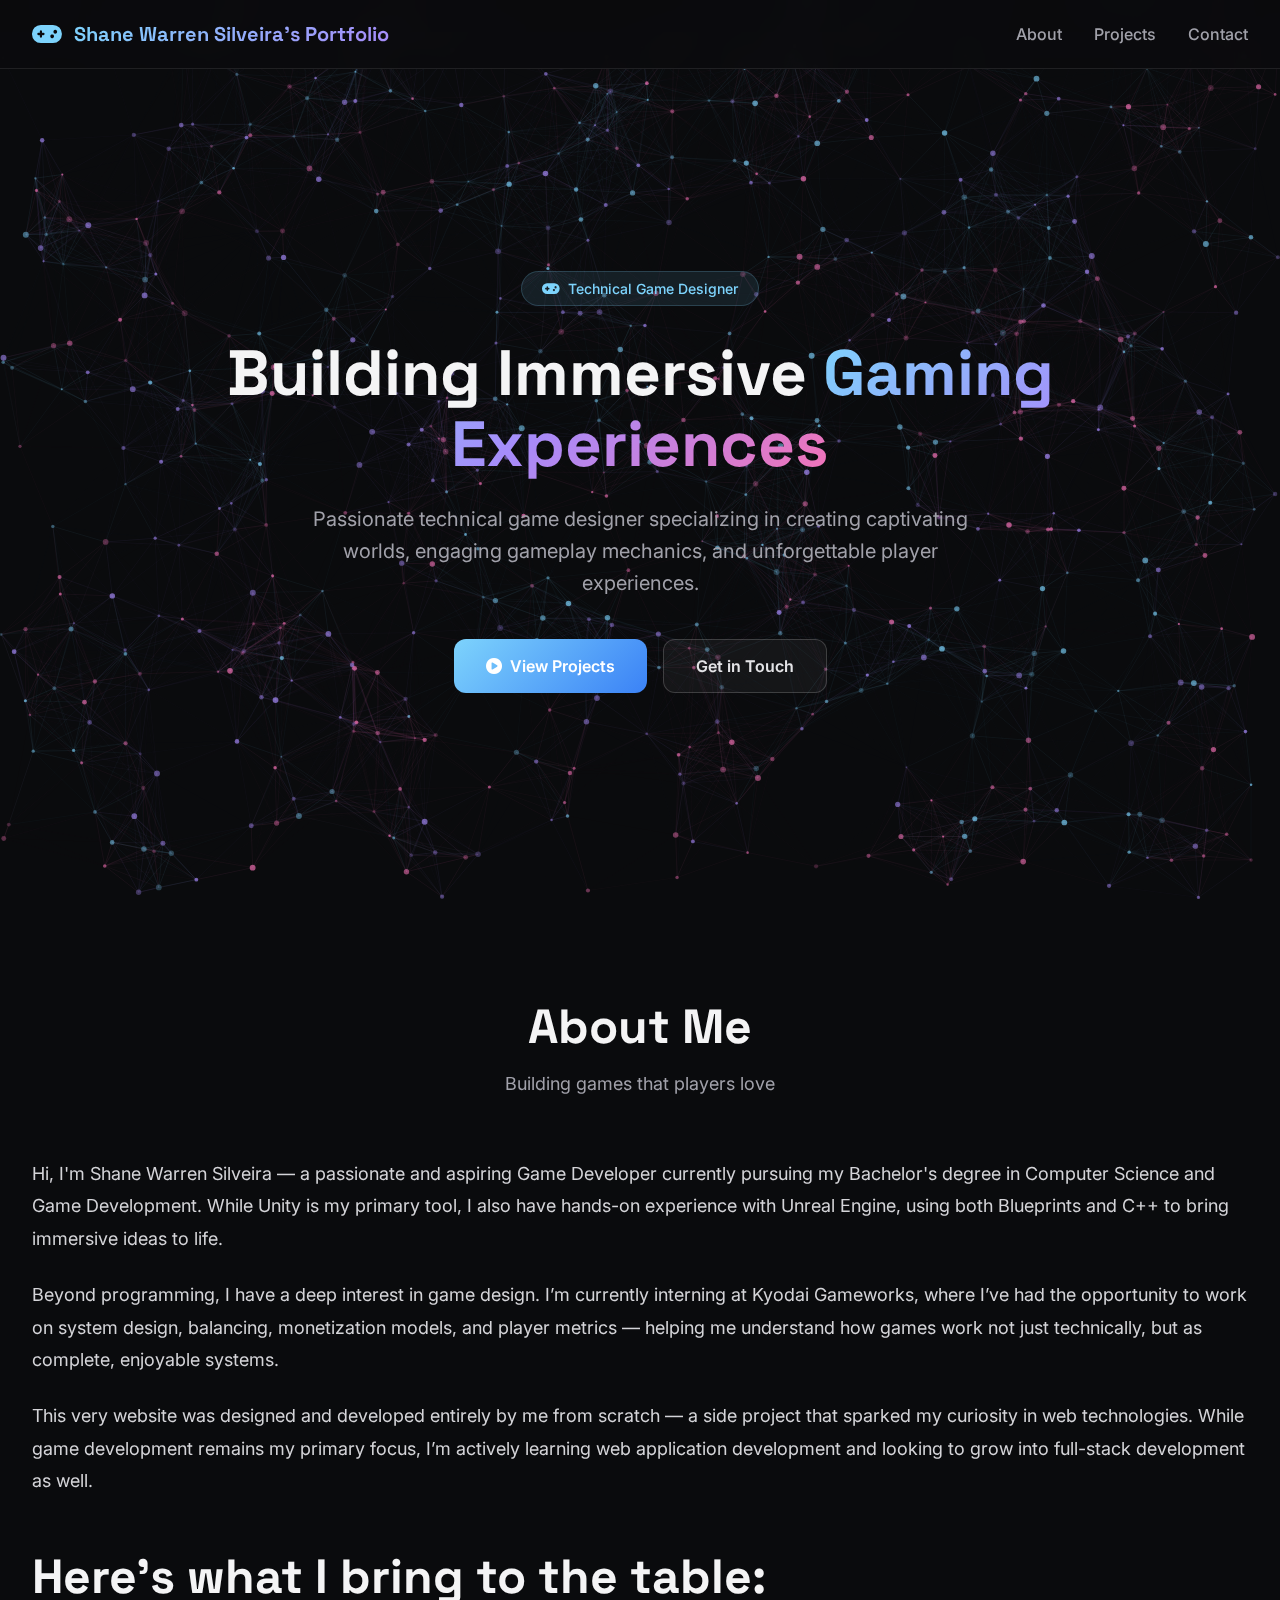
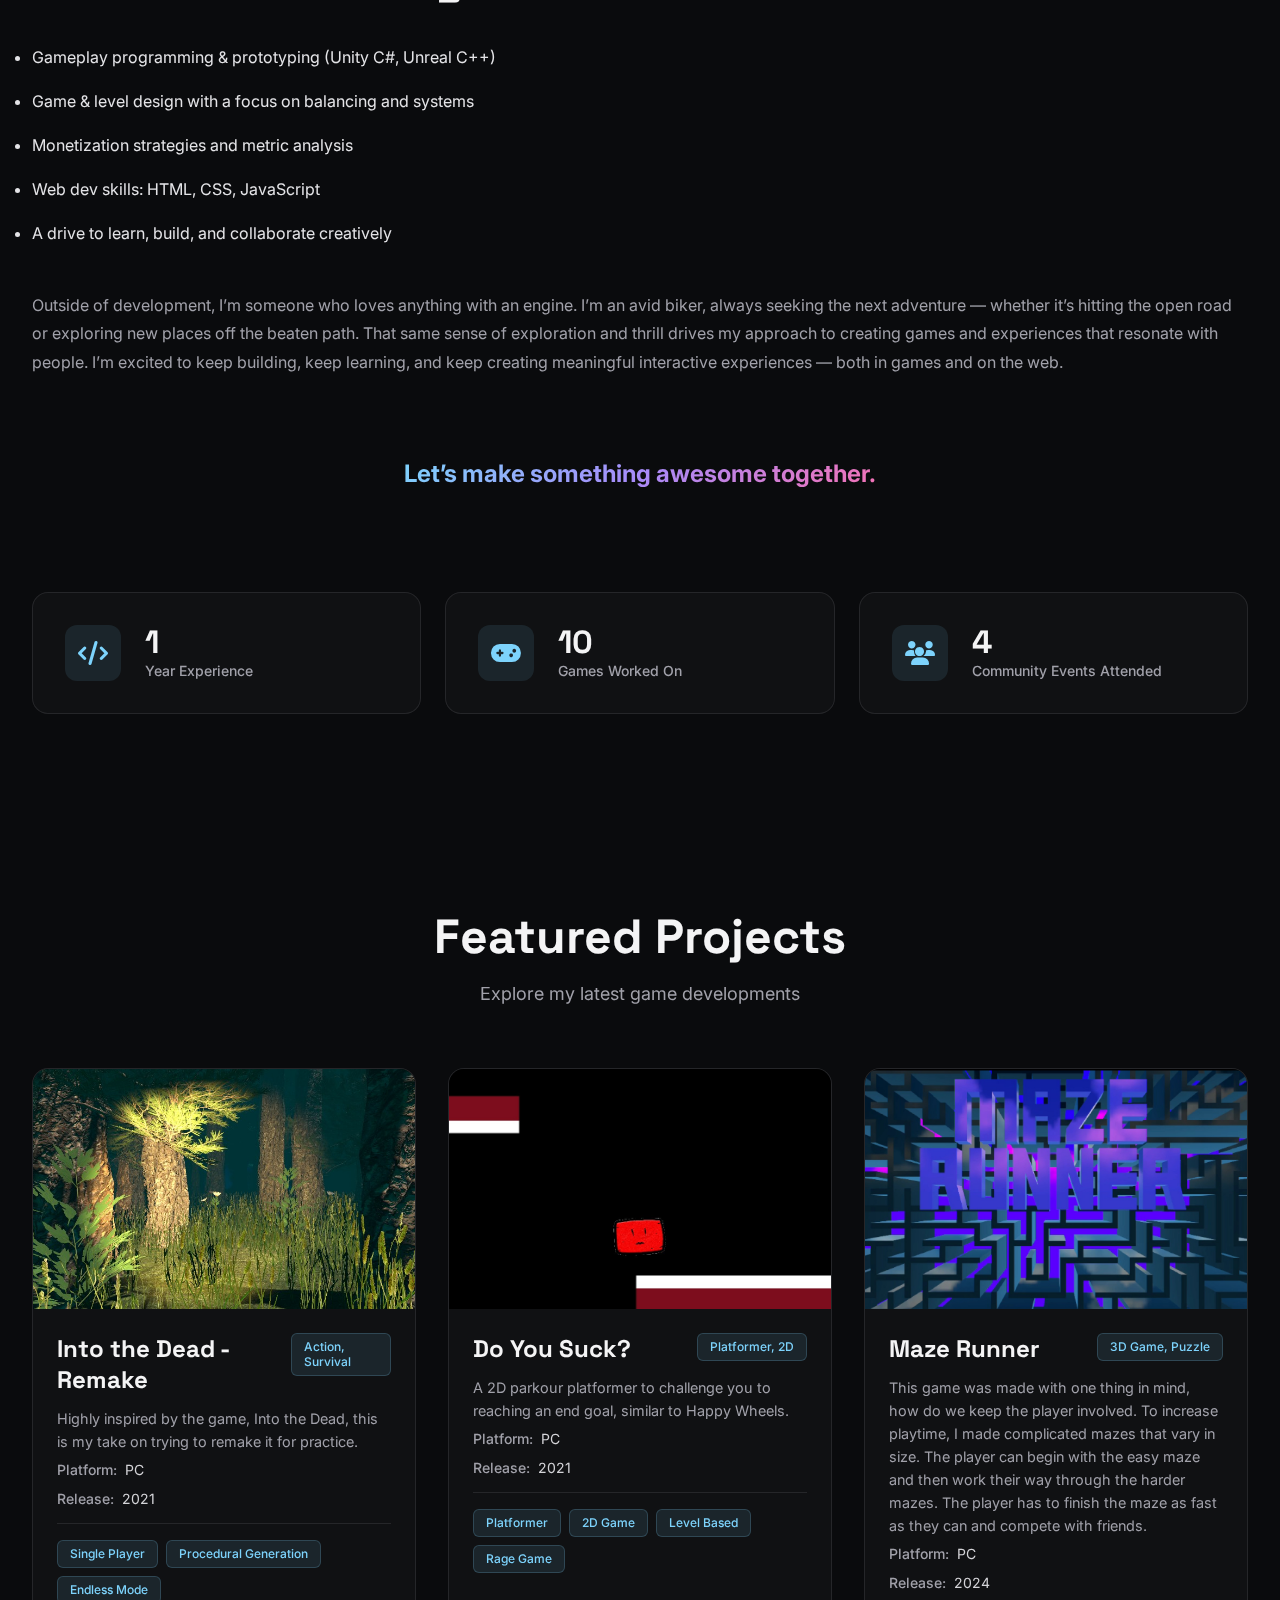
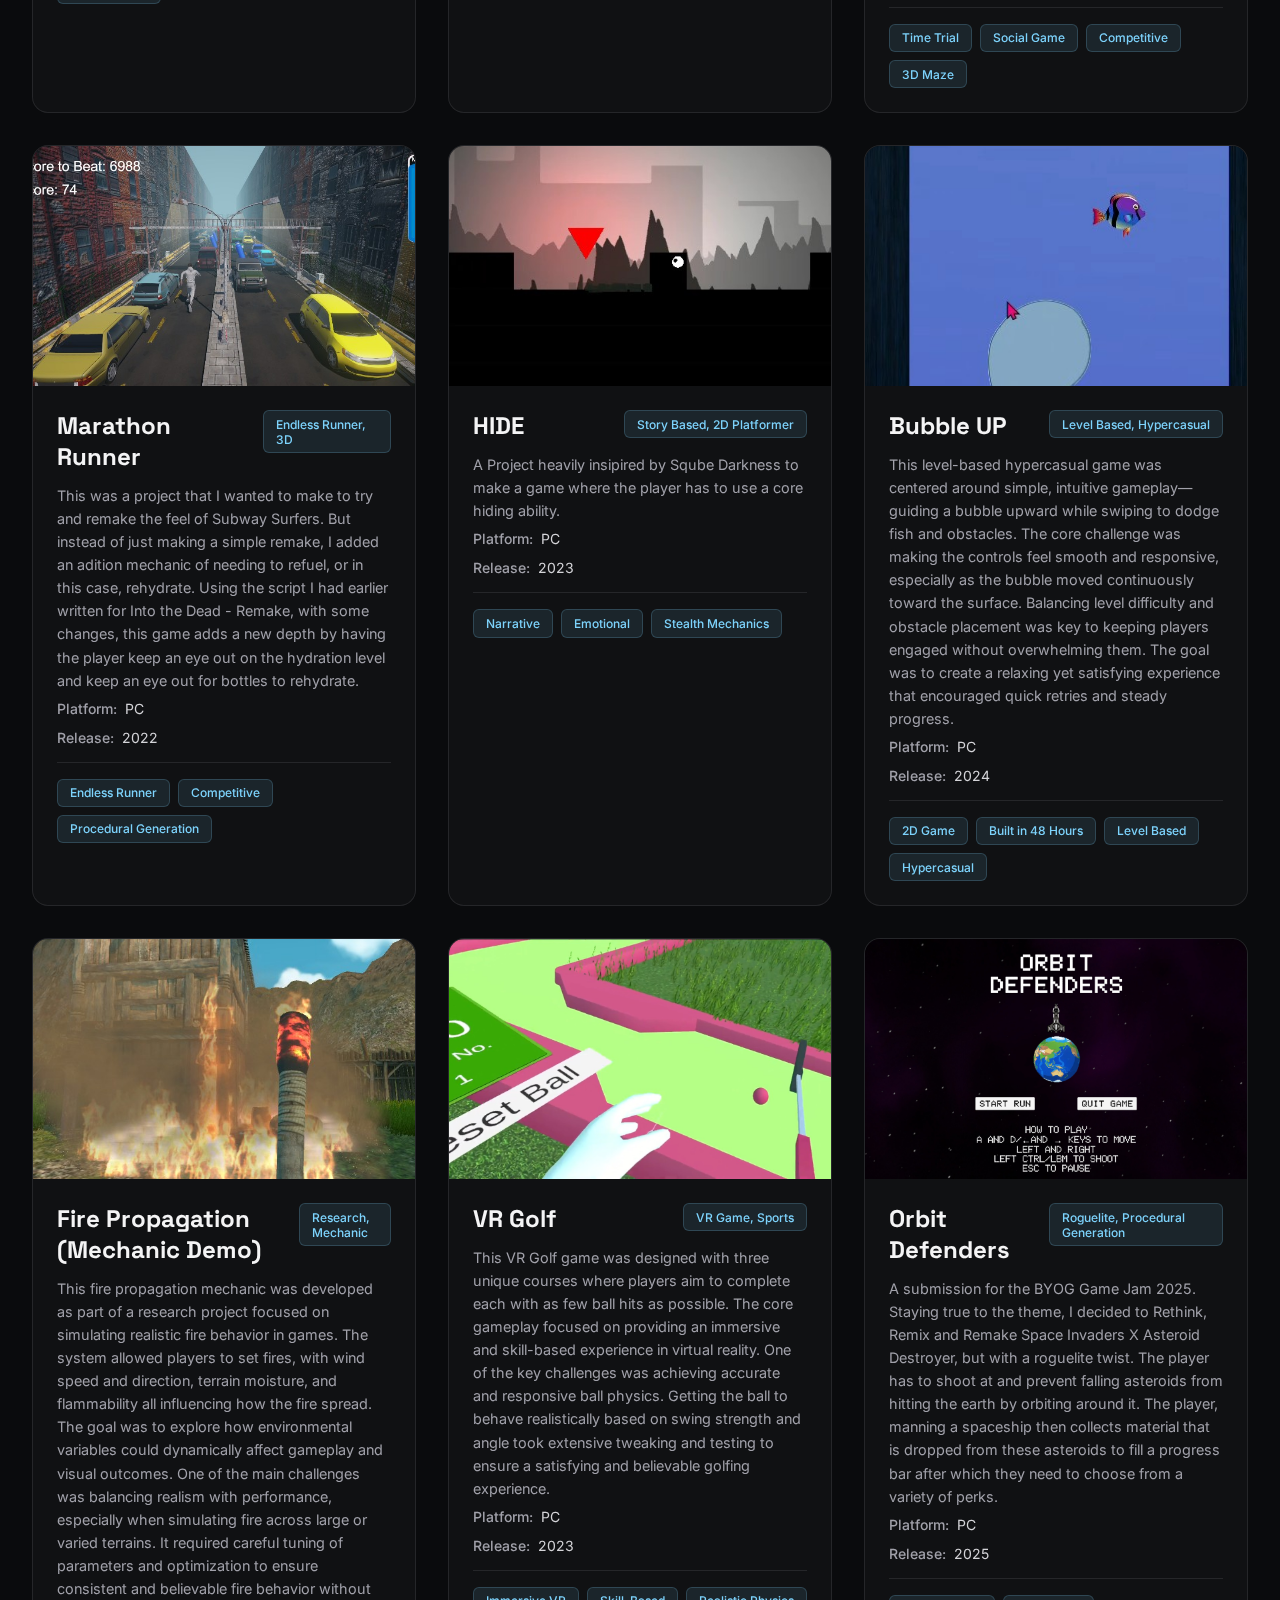
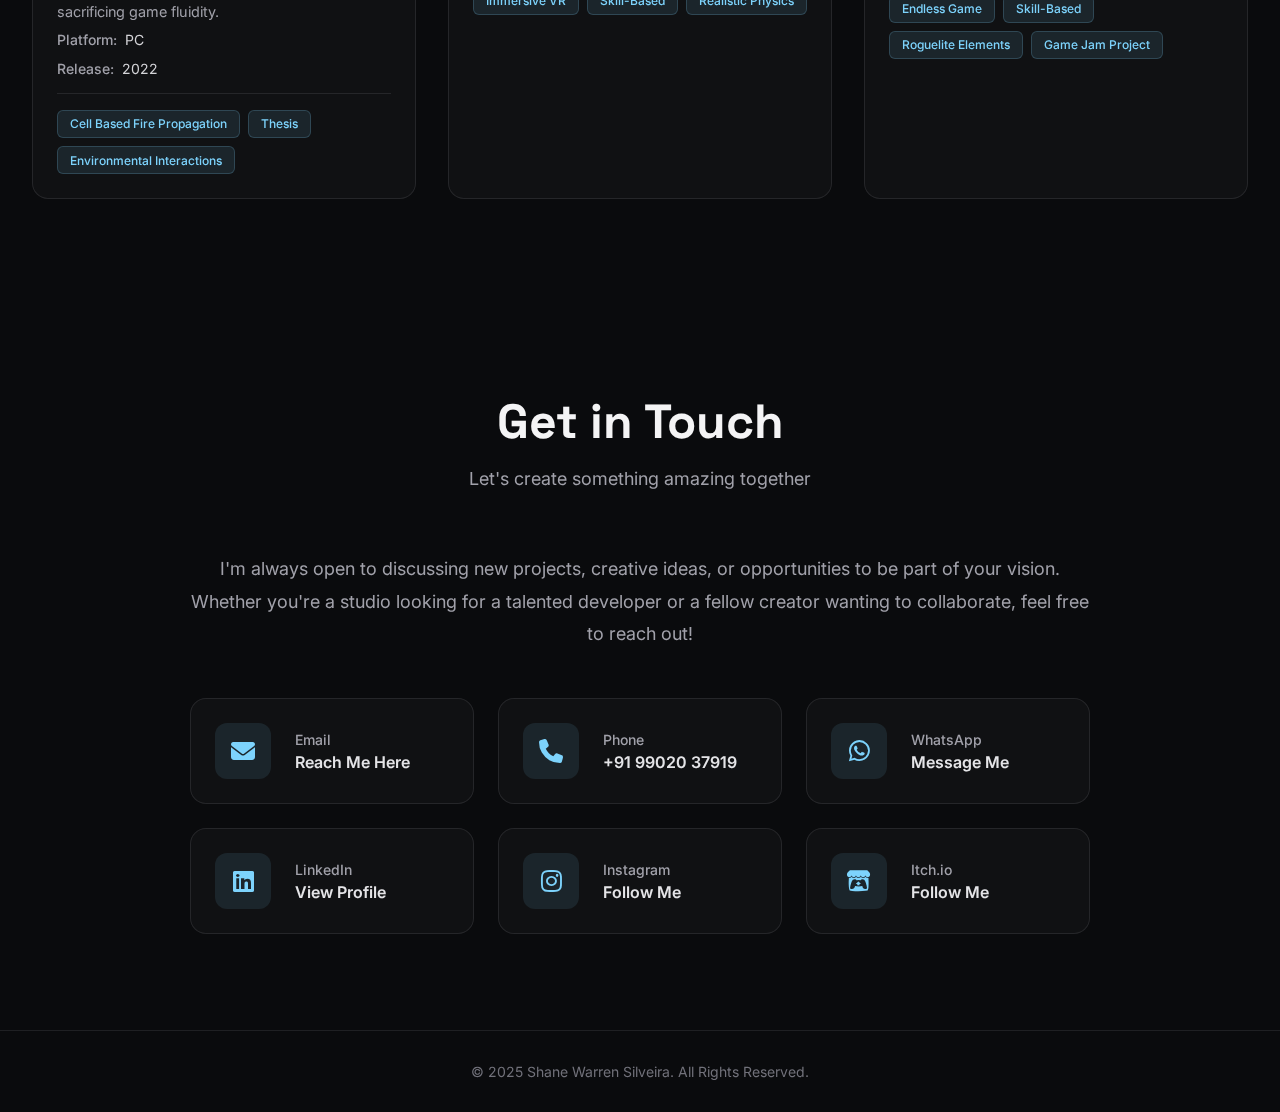
<file: index.html>
<!DOCTYPE html>
<html lang="en">
<head>
    <meta charset="UTF-8">
    <meta name="viewport" content="width=device-width, initial-scale=1.0">
    <title>Shane Silveira | Technical Game Designer</title>
    <link rel="stylesheet" href="style.css">
    <link rel="stylesheet" href="https://cdnjs.cloudflare.com/ajax/libs/font-awesome/6.4.0/css/all.min.css">
</head>
<body>
    <!-- Interactive Canvas Background -->
    <canvas id="particle-canvas"></canvas>

    <!-- Navigation -->
    <nav class="navbar" data-testid="main-navbar">
        <div class="nav-content">
            <div class="nav-brand" data-testid="nav-brand">
                <i class="fas fa-gamepad brand-icon"></i>
                <span class="brand-text">Shane Warren Silveira's Portfolio</span>
            </div>
            <div class="nav-links">
                <a href="#about" class="nav-link" data-testid="nav-about-btn">About</a>
                <a href="#projects" class="nav-link" data-testid="nav-projects-btn">Projects</a>
                <a href="#contact" class="nav-link" data-testid="nav-contact-btn">Contact</a>
            </div>
        </div>
    </nav>

    <!-- Hero Section -->
    <section class="hero-section" data-testid="hero-section">
        <div class="hero-content">
            <div class="hero-badge" data-testid="hero-badge">
                <i class="fas fa-gamepad"></i>
                <span>Technical Game Designer</span>
            </div>
            <h1 class="hero-title" data-testid="hero-title">
                Building Immersive
                <span class="hero-gradient"> Gaming Experiences</span>
            </h1>
            <p class="hero-subtitle" data-testid="hero-subtitle">
                Passionate technical game designer specializing in creating captivating worlds,
                engaging gameplay mechanics, and unforgettable player experiences.
            </p>
            <div class="hero-buttons">
                <a href="#projects" class="btn btn-primary" data-testid="view-projects-btn">
                    <i class="fas fa-play-circle"></i>
                    View Projects
                </a>
                <a href="#contact" class="btn btn-secondary" data-testid="get-in-touch-btn">
                    Get in Touch
                </a>
            </div>
        </div>
    </section>

    <!-- About Section -->
    <section id="about" class="about-section" data-testid="about-section">
        <div class="section-container">
            <div class="section-header">
                <h2 class="section-title" data-testid="about-title">About Me</h2>
                <p class="section-subtitle" data-testid="about-subtitle">Building games that players love</p>
            </div>
            
            <div class="about-content">
                <div class="about-text">
                    <p class="about-description" data-testid="about-description">
                        Hi, I'm Shane Warren Silveira — a passionate and aspiring Game Developer currently pursuing my Bachelor's degree in Computer Science and Game Development. 
                        While Unity is my primary tool, I also have hands-on experience with Unreal Engine, using both Blueprints and C++ to bring immersive ideas to life.
                    </p>
                    <p class="about-description" data-testid="about-description">
                    Beyond programming, I have a deep interest in game design. I’m currently interning at Kyodai Gameworks, where I’ve had the opportunity to work on system design, 
                    balancing, monetization models, and player metrics — helping me understand how games work not just technically, but as complete, enjoyable systems.
                    </p>
                    <p class="about-description" data-testid="about-description">
                    This very website was designed and developed entirely by me from scratch — a side project that sparked my curiosity in web technologies. While game development 
                    remains my primary focus, I’m actively learning web application development and looking to grow into full-stack development as well.
                    </p>
                    <p class="about-description" data-testid="about-description">
                        <h2 class="section-title" data-testid="about-title">Here’s what I bring to the table:</h2>
                        <li>Gameplay programming & prototyping (Unity C#, Unreal C++)</li>
                        <li>Game & level design with a focus on balancing and systems</li>
                        <li>Monetization strategies and metric analysis</li>
                        <li>Web dev skills: HTML, CSS, JavaScript</li>
                        <li>A drive to learn, build, and collaborate creatively</li>
                    </p>
                    <p class="about-description-secondary" data-testid="about-description-secondary">
                        Outside of development, I’m someone who loves anything with an engine. I’m an avid biker, always seeking the next adventure — whether it’s hitting the open road or exploring new places off the beaten path. That same sense of exploration and thrill drives my approach to creating games and experiences that resonate with people.
                        I’m excited to keep building, keep learning, and keep creating meaningful interactive experiences — both in games and on the web.
                        <br><br><br><center><h2><span class="hero-gradient">Let’s make something awesome together.</span></h2></center>
                    </p>
                </div>
                
                <div class="about-stats">
                    <div class="stat-card" data-testid="stat-years">
                        <div class="stat-icon">
                            <i class="fas fa-code"></i>
                        </div>
                        <div class="stat-content">
                            <div class="stat-number">1</div>
                            <div class="stat-label">Year Experience</div>
                        </div>
                    </div>
                    
                    <div class="stat-card" data-testid="stat-games">
                        <div class="stat-icon">
                            <i class="fas fa-gamepad"></i>
                        </div>
                        <div class="stat-content">
                            <div class="stat-number">10</div>
                            <div class="stat-label">Games Worked On</div>
                        </div>
                    </div>
                    
                    <div class="stat-card" data-testid="stat-players">
                        <div class="stat-icon">
                            <i class="fas fa-users"></i>
                        </div>
                        <div class="stat-content">
                            <div class="stat-number">4</div>
                            <div class="stat-label">Community Events Attended</div>
                        </div>
                    </div>
                </div>
            </div>
        </div>
    </section>

    <!-- Projects Section -->
    <section id="projects" class="projects-section" data-testid="projects-section">
        <div class="section-container">
            <div class="section-header">
                <h2 class="section-title" data-testid="projects-title">Featured Projects</h2>
                <p class="section-subtitle" data-testid="projects-subtitle">Explore my latest game developments</p>
            </div>
            
            <div class="projects-grid" id="projects-grid">
                <!-- Projects will be dynamically loaded here -->
            </div>
        </div>
    </section>

    <!-- Video Modal -->
    <div class="modal-overlay" id="video-modal" data-testid="video-modal">
        <div class="modal-content">
            <button class="modal-close" id="modal-close" data-testid="modal-close-btn">&times;</button>
            <div class="modal-header">
                <h3 id="modal-title" data-testid="modal-project-title"></h3>
                <span class="badge" id="modal-genre" data-testid="modal-project-genre"></span>
            </div>
            <div class="video-container" data-testid="video-container">
                <iframe
                    id="modal-video"
                    width="100%"
                    height="100%"
                    src=""
                    title="Game Video"
                    frameborder="0"
                    allow="accelerometer; autoplay; clipboard-write; encrypted-media; gyroscope; picture-in-picture"
                    allowfullscreen
                    data-testid="video-iframe"
                ></iframe>
            </div>
            <div class="modal-details">
                <p id="modal-description" data-testid="modal-project-description"></p>
                <div class="separator"></div>
                <div class="modal-info">
                    <div class="info-group">
                        <span class="info-label">Platform:</span>
                        <span id="modal-platform" data-testid="modal-project-platform"></span>
                    </div>
                    <div class="info-group">
                        <span class="info-label">Genre:</span>
                        <span id="modal-genre-full" data-testid="modal-project-genre-full"></span>
                    </div>
                    <div class="info-group">
                        <span class="info-label">Release:</span>
                        <span id="modal-release" data-testid="modal-project-release"></span>
                    </div>
                </div>
                <div class="modal-features" data-testid="modal-project-features">
                    <span class="features-label">Key Features:</span>
                    <div class="features-list" id="modal-features"></div>
                </div>
            </div>
        </div>
    </div>

    <!-- Contact Section -->
    <section id="contact" class="contact-section" data-testid="contact-section">
        <div class="section-container">
            <div class="section-header">
                <h2 class="section-title" data-testid="contact-title">Get in Touch</h2>
                <p class="section-subtitle" data-testid="contact-subtitle">Let's create something amazing together</p>
            </div>
            
            <div class="contact-content">
                <div class="contact-text">
                    <p data-testid="contact-intro">
                        I'm always open to discussing new projects, creative ideas, or opportunities to be part of your vision. 
                        Whether you're a studio looking for a talented developer or a fellow creator wanting to collaborate, 
                        feel free to reach out!
                    </p>
                </div>
                
                <div class="contact-links" id="contact-links">
                    <a href="mailto:shanewsilveira@gmail.com" class="contact-link" data-testid="contact-email">
                        <div class="contact-icon">
                            <i class="fas fa-envelope"></i>
                        </div>
                        <div class="contact-info">
                            <span class="contact-label">Email</span>
                            <span class="contact-value">Reach Me Here</span>
                        </div>
                    </a>
                    
                    <a href="tel:+919902037919" class="contact-link" data-testid="contact-mobile">
                        <div class="contact-icon">
                            <i class="fas fa-phone"></i>
                        </div>
                        <div class="contact-info">
                            <span class="contact-label">Phone</span>
                            <span class="contact-value">+91 99020 37919</span>
                        </div>
                    </a>
                    
                    <a href="https://wa.me/+919902037919" target="_blank" rel="noopener noreferrer" class="contact-link" data-testid="contact-whatsapp">
                        <div class="contact-icon">
                            <i class="fab fa-whatsapp"></i>
                        </div>
                        <div class="contact-info">
                            <span class="contact-label">WhatsApp</span>
                            <span class="contact-value">Message Me</span>
                        </div>
                    </a>
                    
                    <a href="https://linkedin.com/in/shane-silveira" target="_blank" rel="noopener noreferrer" class="contact-link" data-testid="contact-linkedin">
                        <div class="contact-icon">
                            <i class="fab fa-linkedin"></i>
                        </div>
                        <div class="contact-info">
                            <span class="contact-label">LinkedIn</span>
                            <span class="contact-value">View Profile</span>
                        </div>
                    </a>
                    
                    <a href="https://instagram.com/kayceenigz" target="_blank" rel="noopener noreferrer" class="contact-link" data-testid="contact-instagram">
                        <div class="contact-icon">
                            <i class="fab fa-instagram"></i>
                        </div>
                        <div class="contact-info">
                            <span class="contact-label">Instagram</span>
                            <span class="contact-value">Follow Me</span>
                        </div>
                    </a>

                    <a href="https://kayceenigz.itch.io/" target="_blank" rel="noopener noreferrer" class="contact-link" data-testid="contact-itchio">
                        <div class="contact-icon">
                            <i class="fa-brands fa-itch-io"></i>
                        </div>
                        <div class="contact-info">
                            <span class="contact-label">Itch.io</span>
                            <span class="contact-value">Follow Me</span>
                        </div>
                    </a>
                </div>
            </div>
        </div>
    </section>

    <!-- Footer -->
    <footer class="footer" data-testid="footer">
        <p>&copy; 2025 Shane Warren Silveira. All Rights Reserved.</p>
    </footer>

    <script src="script.js"></script>
</body>
</html>
</file>
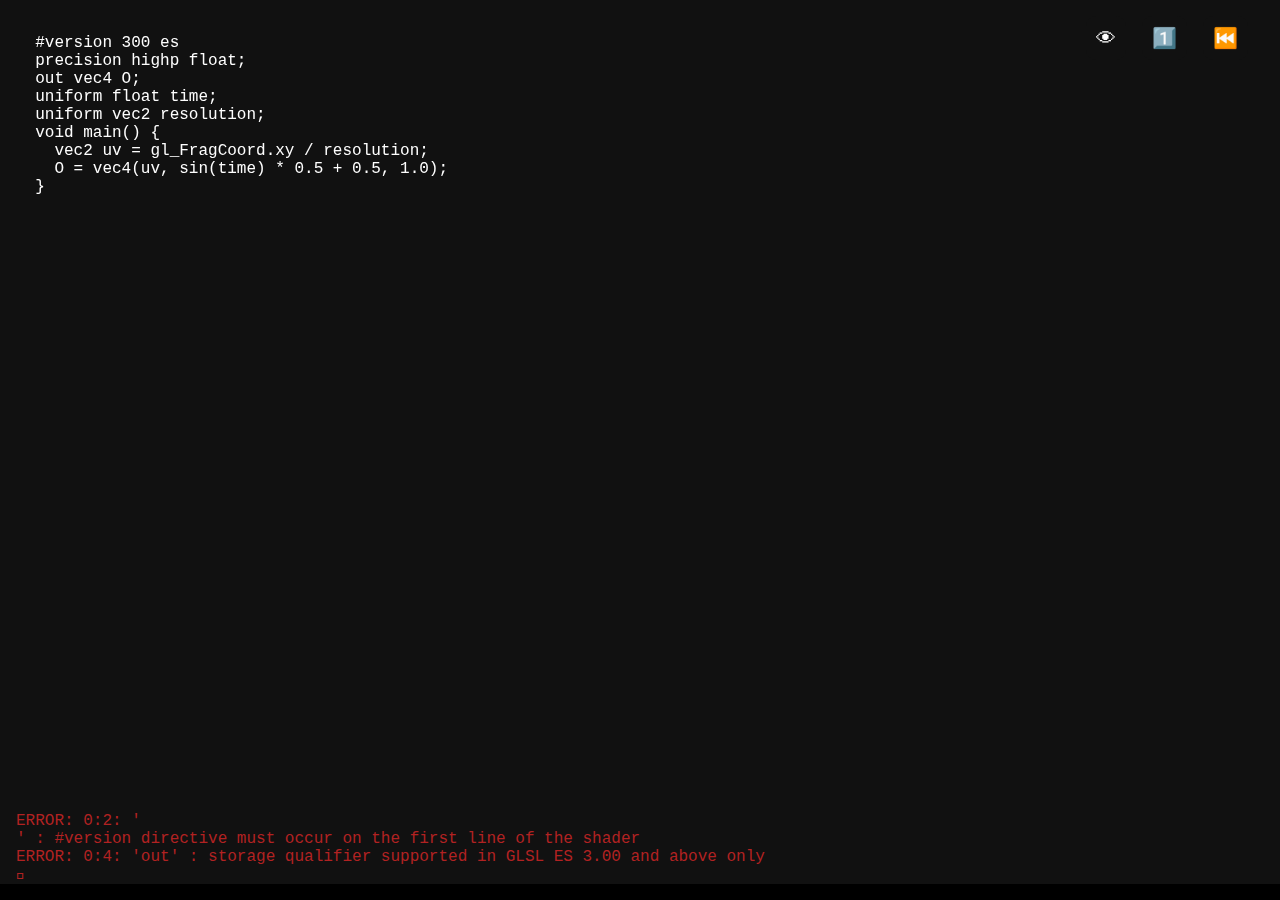
<file: check.html>
<!DOCTYPE html>
<html lang="en">
<head>
  <meta charset="UTF-8" />
  <meta name="viewport" content="width=device-width, initial-scale=1.0" />
  <title>Sketchy, But Keeps Spinning</title>
  <style>
    html, body {
      height: 100vh;
      margin: 0;
      overflow: hidden;
      background: black;
      font-family: system-ui, sans-serif;
    }
    #canvas {
      position: absolute;
      top: 0;
      left: 0;
      width: 100%;
      height: 100%;
      object-fit: contain;
      background: black;
      z-index: -1;
    }
    #codeEditor {
      position: absolute;
      top: 0;
      left: 0;
      width: 100%;
      height: calc(100% - 4rem);
      background: #111;
      color: #fefefe;
      font-family: 'Courier New', Courier, monospace;
      font-size: 1rem;
      tab-size: 2;
      border: none;
      resize: none;
      padding: 1em;
      outline: none;
      white-space: pre;
    }
    #error {
      position: absolute;
      bottom: 0;
      left: 0;
      width: 100%;
      height: 4rem;
      background: #111;
      color: firebrick;
      font-family: 'Courier New', Courier, monospace;
      overflow: auto;
      padding: 0.5em 1em;
    }
    #controls {
      position: absolute;
      top: 1em;
      right: 2em;
      display: flex;
      gap: 1em;
    }
    .icon {
      background: #111;
      color: white;
      padding: 0.5em;
      border-radius: 0.5em;
      cursor: pointer;
      user-select: none;
      font-size: 1.25em;
    }
  </style>
</head>
<body>
  <canvas id="canvas"></canvas>
  <textarea id="codeEditor" spellcheck="false"></textarea>
  <pre id="error"></pre>
  <div id="controls">
    <div class="icon" onclick="toggleView()">👁</div>
    <div class="icon" onclick="toggleResolution()">1️⃣</div>
    <div class="icon" onclick="reset()">⏮️</div>
  </div>
  <script>
    let dpr = window.devicePixelRatio;
    let canvas = document.getElementById("canvas");
    let gl = canvas.getContext("webgl2");
    let editor = document.getElementById("codeEditor");
    let errorOutput = document.getElementById("error");
    let showEditor = true;
    let fullRes = true;

    function resizeCanvas() {
      canvas.width = window.innerWidth * dpr;
      canvas.height = window.innerHeight * dpr;
      canvas.style.width = `${window.innerWidth}px`;
      canvas.style.height = `${window.innerHeight}px`;
      gl.viewport(0, 0, canvas.width, canvas.height);
    }

    function compileShader(type, source) {
      let shader = gl.createShader(type);
      gl.shaderSource(shader, source);
      gl.compileShader(shader);
      if (!gl.getShaderParameter(shader, gl.COMPILE_STATUS)) {
        let log = gl.getShaderInfoLog(shader);
        gl.deleteShader(shader);
        throw new Error(log);
      }
      return shader;
    }

    function createProgram(vertexSrc, fragmentSrc) {
      let program = gl.createProgram();
      let vs = compileShader(gl.VERTEX_SHADER, vertexSrc);
      let fs = compileShader(gl.FRAGMENT_SHADER, fragmentSrc);
      gl.attachShader(program, vs);
      gl.attachShader(program, fs);
      gl.linkProgram(program);
      if (!gl.getProgramParameter(program, gl.LINK_STATUS)) {
        let log = gl.getProgramInfoLog(program);
        throw new Error(log);
      }
      return program;
    }

    const vertexShader = `#version 300 es
    in vec4 position;
    void main() {
      gl_Position = position;
    }`;

    const quadVertices = new Float32Array([
      -1,  1,
      -1, -1,
       1,  1,
       1, -1,
    ]);

    let buffer = gl.createBuffer();
    gl.bindBuffer(gl.ARRAY_BUFFER, buffer);
    gl.bufferData(gl.ARRAY_BUFFER, quadVertices, gl.STATIC_DRAW);

    function renderShader() {
      try {
        errorOutput.textContent = "";
        const frag = editor.value;
        const program = createProgram(vertexShader, frag);
        gl.useProgram(program);

        const positionLoc = gl.getAttribLocation(program, "position");
        gl.enableVertexAttribArray(positionLoc);
        gl.vertexAttribPointer(positionLoc, 2, gl.FLOAT, false, 0, 0);

        const resolutionLoc = gl.getUniformLocation(program, "resolution");
        const timeLoc = gl.getUniformLocation(program, "time");

        let start = performance.now();

        function draw(now) {
          now *= 0.001;
          gl.clear(gl.COLOR_BUFFER_BIT);
          gl.useProgram(program);
          gl.uniform2f(resolutionLoc, canvas.width, canvas.height);
          gl.uniform1f(timeLoc, now - start);
          gl.drawArrays(gl.TRIANGLE_STRIP, 0, 4);
          requestAnimationFrame(draw);
        }

        requestAnimationFrame(draw);
      } catch (err) {
        errorOutput.textContent = err.message;
      }
    }

    function toggleView() {
      showEditor = !showEditor;
      editor.style.display = showEditor ? 'block' : 'none';
    }

    function toggleResolution() {
      fullRes = !fullRes;
      dpr = fullRes ? window.devicePixelRatio : 0.5;
      resizeCanvas();
      renderShader();
    }

    function reset() {
      editor.value = document.querySelector("script[type='x-shader/x-fragment']").textContent;
      renderShader();
    }

    window.addEventListener("resize", () => {
      resizeCanvas();
    });

    window.onload = () => {
      resizeCanvas();
      editor.value = document.querySelector("script[type='x-shader/x-fragment']").textContent;
      renderShader();
    }
  </script>
  <script type="x-shader/x-fragment">
  #version 300 es
  precision highp float;
  out vec4 O;
  uniform float time;
  uniform vec2 resolution;
  void main() {
    vec2 uv = gl_FragCoord.xy / resolution;
    O = vec4(uv, sin(time) * 0.5 + 0.5, 1.0);
  }
  </script>
</body>
</html>
</file>
<file: style.css>
@import url('https://fonts.googleapis.com/css2?family=Space+Grotesk:wght@300;400;500;600;700&family=Inter:wght@300;400;500;600;700&display=swap');

* {
  margin: 0;
  padding: 0;
  box-sizing: border-box;
}

html {
  scroll-behavior: smooth;
}

body {
  font-family: 'Inter', sans-serif;
  background: #0a0b0d;
  color: #e4e4e7;
  overflow-x: hidden;
  position: relative;
}

/* Interactive Canvas Background */
#particle-canvas {
  position: fixed;
  top: 0;
  left: 0;
  width: 100%;
  height: 100%;
  z-index: 0;
  pointer-events: none;
}

/* Ensure all content is above canvas */
.navbar,
.hero-section,
.about-section,
.projects-section,
.contact-section,
.footer,
.modal-overlay {
  position: relative;
  z-index: 1;
}

/* Navigation */
.navbar {
  position: fixed;
  top: 0;
  left: 0;
  right: 0;
  z-index: 100;
  background: rgba(10, 11, 13, 0.85);
  backdrop-filter: blur(16px);
  border-bottom: 1px solid rgba(228, 228, 231, 0.1);
}

.nav-content {
  max-width: 1400px;
  margin: 0 auto;
  padding: 1rem 2rem;
  display: flex;
  justify-content: space-between;
  align-items: center;
}

.nav-brand {
  display: flex;
  align-items: center;
  gap: 0.75rem;
  font-family: 'Space Grotesk', sans-serif;
  font-weight: 700;
  font-size: 1.25rem;
  color: #7dd3fc;
}

.brand-icon {
  color: #7dd3fc;
  font-size: 1.5rem;
}

.brand-text {
  background: linear-gradient(135deg, #7dd3fc 0%, #a78bfa 100%);
  -webkit-background-clip: text;
  -webkit-text-fill-color: transparent;
  background-clip: text;
}

.nav-links {
  display: flex;
  gap: 2rem;
}

.nav-link {
  color: #a1a1aa;
  font-size: 1rem;
  font-weight: 500;
  text-decoration: none;
  padding: 0.5rem 0;
  position: relative;
  transition: color 0.3s ease;
}

.nav-link:hover {
  color: #7dd3fc;
}

.nav-link::after {
  content: '';
  position: absolute;
  bottom: 0;
  left: 0;
  width: 0;
  height: 2px;
  background: #7dd3fc;
  transition: width 0.3s ease;
}

.nav-link:hover::after {
  width: 100%;
}

/* Buttons */
.btn {
  display: inline-flex;
  align-items: center;
  gap: 0.5rem;
  padding: 1rem 2rem;
  font-size: 1rem;
  font-weight: 600;
  border-radius: 12px;
  text-decoration: none;
  transition: all 0.3s ease;
  cursor: pointer;
  border: none;
}

.btn-primary {
  background: linear-gradient(135deg, #7dd3fc 0%, #3b82f6 100%);
  color: #ffffff;
}

.btn-primary:hover {
  transform: translateY(-2px);
  box-shadow: 0 10px 25px rgba(125, 211, 252, 0.3);
}

.btn-secondary {
  background: rgba(228, 228, 231, 0.05);
  border: 1px solid rgba(228, 228, 231, 0.2);
  color: #e4e4e7;
}

.btn-secondary:hover {
  background: rgba(228, 228, 231, 0.1);
  border-color: rgba(228, 228, 231, 0.3);
  transform: translateY(-2px);
}

/* Hero Section */
.hero-section {
  min-height: 100vh;
  display: flex;
  align-items: center;
  justify-content: center;
  padding: 8rem 2rem 4rem;
}

.hero-content {
  max-width: 900px;
  text-align: center;
}

.hero-badge {
  display: inline-flex;
  align-items: center;
  gap: 0.5rem;
  padding: 0.5rem 1.25rem;
  background: rgba(125, 211, 252, 0.1);
  border: 1px solid rgba(125, 211, 252, 0.2);
  border-radius: 50px;
  color: #7dd3fc;
  font-size: 0.875rem;
  font-weight: 500;
  margin-bottom: 2rem;
  animation: fadeInDown 0.8s ease-out;
}

.hero-title {
  font-family: 'Space Grotesk', sans-serif;
  font-size: clamp(2.5rem, 6vw, 4rem);
  font-weight: 700;
  line-height: 1.1;
  margin-bottom: 1.5rem;
  color: #f4f4f5;
  animation: fadeInUp 0.8s ease-out 0.2s both;
}

.hero-gradient {
  background: linear-gradient(135deg, #7dd3fc 0%, #a78bfa 50%, #f472b6 100%);
  -webkit-background-clip: text;
  -webkit-text-fill-color: transparent;
  background-clip: text;
}

.hero-subtitle {
  font-size: clamp(1rem, 2vw, 1.25rem);
  line-height: 1.6;
  color: #a1a1aa;
  margin-bottom: 2.5rem;
  max-width: 700px;
  margin-left: auto;
  margin-right: auto;
  animation: fadeInUp 0.8s ease-out 0.4s both;
}

.hero-buttons {
  display: flex;
  gap: 1rem;
  justify-content: center;
  flex-wrap: wrap;
  animation: fadeInUp 0.8s ease-out 0.6s both;
}

@keyframes fadeInDown {
  from {
    opacity: 0;
    transform: translateY(-20px);
  }
  to {
    opacity: 1;
    transform: translateY(0);
  }
}

@keyframes fadeInUp {
  from {
    opacity: 0;
    transform: translateY(20px);
  }
  to {
    opacity: 1;
    transform: translateY(0);
  }
}

/* Sections */
.about-section,
.projects-section,
.contact-section {
  padding: 6rem 2rem;
}

.section-container {
  max-width: 1400px;
  margin: 0 auto;
}

.section-header {
  text-align: center;
  margin-bottom: 4rem;
}

.section-title {
  font-family: 'Space Grotesk', sans-serif;
  font-size: clamp(2rem, 5vw, 3rem);
  font-weight: 700;
  color: #f4f4f5;
  margin-bottom: 1rem;
}

.section-subtitle {
  font-size: 1.125rem;
  color: #a1a1aa;
}

/* About Section */
.about-content {
  display: grid;
  gap: 3rem;
}

.about-text {
  display: flex;
  flex-direction: column;
  gap: 1.5rem;
}

.about-description {
  font-size: 1.125rem;
  line-height: 1.8;
  color: #d4d4d8;
}

.about-description-secondary {
  font-size: 1rem;
  line-height: 1.8;
  color: #a1a1aa;
}

.about-stats {
  display: grid;
  grid-template-columns: repeat(auto-fit, minmax(200px, 1fr));
  gap: 1.5rem;
  margin-top: 2rem;
}

.stat-card {
  display: flex;
  align-items: center;
  gap: 1.5rem;
  padding: 2rem;
  background: rgba(228, 228, 231, 0.03);
  border: 1px solid rgba(228, 228, 231, 0.1);
  border-radius: 16px;
  transition: all 0.3s ease;
}

.stat-card:hover {
  transform: translateY(-4px);
  border-color: rgba(125, 211, 252, 0.3);
  background: rgba(228, 228, 231, 0.05);
}

.stat-icon {
  color: #7dd3fc;
  display: flex;
  align-items: center;
  justify-content: center;
  width: 56px;
  height: 56px;
  background: rgba(125, 211, 252, 0.1);
  border-radius: 12px;
  font-size: 1.5rem;
}

.stat-content {
  flex: 1;
}

.stat-number {
  font-family: 'Space Grotesk', sans-serif;
  font-size: 2rem;
  font-weight: 700;
  color: #f4f4f5;
  line-height: 1;
  margin-bottom: 0.25rem;
}

.stat-label {
  font-size: 0.875rem;
  color: #a1a1aa;
  font-weight: 500;
}

/* Projects Section */
.projects-grid {
  display: grid;
  grid-template-columns: repeat(auto-fill, minmax(380px, 1fr));
  gap: 2rem;
}

.project-card {
  background: rgba(228, 228, 231, 0.03);
  border: 1px solid rgba(228, 228, 231, 0.1);
  border-radius: 16px;
  overflow: hidden;
  cursor: pointer;
  transition: all 0.3s ease;
}

.project-card:hover {
  transform: translateY(-8px);
  border-color: rgba(125, 211, 252, 0.3);
  box-shadow: 0 20px 40px rgba(0, 0, 0, 0.4);
}

.project-image-container {
  position: relative;
  width: 100%;
  height: 240px;
  overflow: hidden;
}

.project-image {
  width: 100%;
  height: 100%;
  object-fit: cover;
  transition: transform 0.5s ease;
}

.project-card:hover .project-image {
  transform: scale(1.1);
}

.project-overlay {
  position: absolute;
  top: 0;
  left: 0;
  right: 0;
  bottom: 0;
  background: rgba(0, 0, 0, 0.6);
  display: flex;
  align-items: center;
  justify-content: center;
  opacity: 0;
  transition: opacity 0.3s ease;
}

.project-card:hover .project-overlay {
  opacity: 1;
}

.play-icon {
  color: #7dd3fc;
  font-size: 3rem;
  filter: drop-shadow(0 4px 8px rgba(0, 0, 0, 0.3));
}

.project-header {
  padding: 1.5rem 1.5rem 0.5rem;
}

.project-title-row {
  display: flex;
  justify-content: space-between;
  align-items: start;
  gap: 1rem;
  margin-bottom: 0.75rem;
}

.project-title {
  font-family: 'Space Grotesk', sans-serif;
  font-size: 1.5rem;
  font-weight: 700;
  color: #f4f4f5;
}

.project-description {
  color: #a1a1aa;
  font-size: 0.9rem;
  line-height: 1.6;
}

.project-content {
  padding: 0 1.5rem 1.5rem;
}

.project-meta {
  display: flex;
  flex-direction: column;
  gap: 0.75rem;
  margin-bottom: 1rem;
  padding-bottom: 1rem;
  border-bottom: 1px solid rgba(228, 228, 231, 0.1);
}

.meta-item {
  display: flex;
  gap: 0.5rem;
  font-size: 0.875rem;
}

.meta-label {
  color: #a1a1aa;
  font-weight: 500;
}

.meta-value {
  color: #d4d4d8;
}

.project-features {
  display: flex;
  flex-wrap: wrap;
  gap: 0.5rem;
}

.badge {
  display: inline-block;
  padding: 0.35rem 0.75rem;
  font-size: 0.75rem;
  font-weight: 500;
  border-radius: 6px;
  background: rgba(125, 211, 252, 0.1);
  border: 1px solid rgba(125, 211, 252, 0.2);
  color: #7dd3fc;
}

/* Modal */
.modal-overlay {
  position: fixed;
  top: 0;
  left: 0;
  right: 0;
  bottom: 0;
  background: rgba(0, 0, 0, 0.9);
  display: none;
  align-items: center;
  justify-content: center;
  z-index: 1000;
  padding: 2rem;
  animation: fadeIn 0.3s ease;
}

.modal-overlay.active {
  display: flex;
}

@keyframes fadeIn {
  from {
    opacity: 0;
  }
  to {
    opacity: 1;
  }
}

.modal-content {
  background: #18181b;
  border: 1px solid rgba(228, 228, 231, 0.1);
  border-radius: 20px;
  max-width: 1000px;
  width: 100%;
  max-height: 90vh;
  overflow-y: auto;
  position: relative;
  animation: slideUp 0.3s ease;
}

@keyframes slideUp {
  from {
    transform: translateY(20px);
    opacity: 0;
  }
  to {
    transform: translateY(0);
    opacity: 1;
  }
}

.modal-close {
  position: absolute;
  top: 1rem;
  right: 1rem;
  width: 40px;
  height: 40px;
  border-radius: 50%;
  background: rgba(228, 228, 231, 0.1);
  border: none;
  color: #e4e4e7;
  font-size: 1.5rem;
  cursor: pointer;
  display: flex;
  align-items: center;
  justify-content: center;
  z-index: 10;
  transition: background 0.3s ease;
}

.modal-close:hover {
  background: rgba(228, 228, 231, 0.2);
}

.modal-header {
  display: flex;
  justify-content: space-between;
  align-items: center;
  padding: 2rem 2rem 1rem;
  gap: 1rem;
}

.modal-header h3 {
  font-family: 'Space Grotesk', sans-serif;
  font-size: 1.75rem;
  font-weight: 700;
  color: #f4f4f5;
}

.video-container {
  width: 100%;
  aspect-ratio: 16 / 9;
  background: #000;
}

.modal-details {
  padding: 2rem;
}

.modal-details p {
  color: #d4d4d8;
  line-height: 1.8;
  margin-bottom: 1.5rem;
}

.separator {
  height: 1px;
  background: rgba(228, 228, 231, 0.1);
  margin: 1.5rem 0;
}

.modal-info {
  display: grid;
  grid-template-columns: repeat(auto-fit, minmax(200px, 1fr));
  gap: 1rem;
  margin-bottom: 1.5rem;
}

.info-group {
  display: flex;
  flex-direction: column;
  gap: 0.25rem;
}

.info-label {
  font-size: 0.875rem;
  color: #a1a1aa;
  font-weight: 500;
}

.modal-features {
  display: flex;
  flex-direction: column;
  gap: 1rem;
}

.features-label {
  font-weight: 600;
  color: #e4e4e7;
}

.features-list {
  display: flex;
  flex-wrap: wrap;
  gap: 0.5rem;
}

/* Contact Section */
.contact-content {
  max-width: 900px;
  margin: 0 auto;
}

.contact-text {
  text-align: center;
  margin-bottom: 3rem;
}

.contact-text p {
  font-size: 1.125rem;
  line-height: 1.8;
  color: #a1a1aa;
}

.contact-links {
  display: grid;
  grid-template-columns: repeat(auto-fit, minmax(280px, 1fr));
  gap: 1.5rem;
}

.contact-link {
  display: flex;
  align-items: center;
  gap: 1.5rem;
  padding: 1.5rem;
  background: rgba(228, 228, 231, 0.03);
  border: 1px solid rgba(228, 228, 231, 0.1);
  border-radius: 16px;
  text-decoration: none;
  transition: all 0.3s ease;
}

.contact-link:hover {
  transform: translateY(-4px);
  border-color: rgba(125, 211, 252, 0.3);
  background: rgba(228, 228, 231, 0.05);
}

.contact-icon {
  width: 56px;
  height: 56px;
  display: flex;
  align-items: center;
  justify-content: center;
  background: rgba(125, 211, 252, 0.1);
  border-radius: 12px;
  color: #7dd3fc;
  flex-shrink: 0;
  font-size: 1.5rem;
}

.contact-info {
  display: flex;
  flex-direction: column;
  gap: 0.25rem;
}

.contact-label {
  font-size: 0.875rem;
  color: #a1a1aa;
  font-weight: 500;
}

.contact-value {
  font-size: 1rem;
  color: #e4e4e7;
  font-weight: 600;
}

/* Footer */
.footer {
  padding: 2rem;
  text-align: center;
  border-top: 1px solid rgba(228, 228, 231, 0.1);
  color: #71717a;
  font-size: 0.875rem;
}

/* Responsive */
@media (max-width: 768px) {
  .nav-content {
    flex-direction: column;
    gap: 1rem;
  }
  
  .nav-links {
    gap: 1rem;
  }
  
  .hero-section {
    padding: 6rem 1.5rem 3rem;
  }
  
  .hero-buttons {
    flex-direction: column;
    width: 100%;
  }
  
  .btn {
    width: 100%;
    justify-content: center;
  }
  
  .projects-grid {
    grid-template-columns: 1fr;
  }
  
  .about-stats {
    grid-template-columns: 1fr;
  }
  
  .contact-links {
    grid-template-columns: 1fr;
  }
  
  .modal-overlay {
    padding: 1rem;
  }
  
  .modal-header,
  .modal-details {
    padding: 1.5rem;
  }
}

@media (max-width: 480px) {
  .section-header {
    margin-bottom: 2rem;
  }
  
  .stat-card {
    padding: 1.5rem;
  }
  
  .project-image-container {
    height: 200px;
  }
}
</file>
